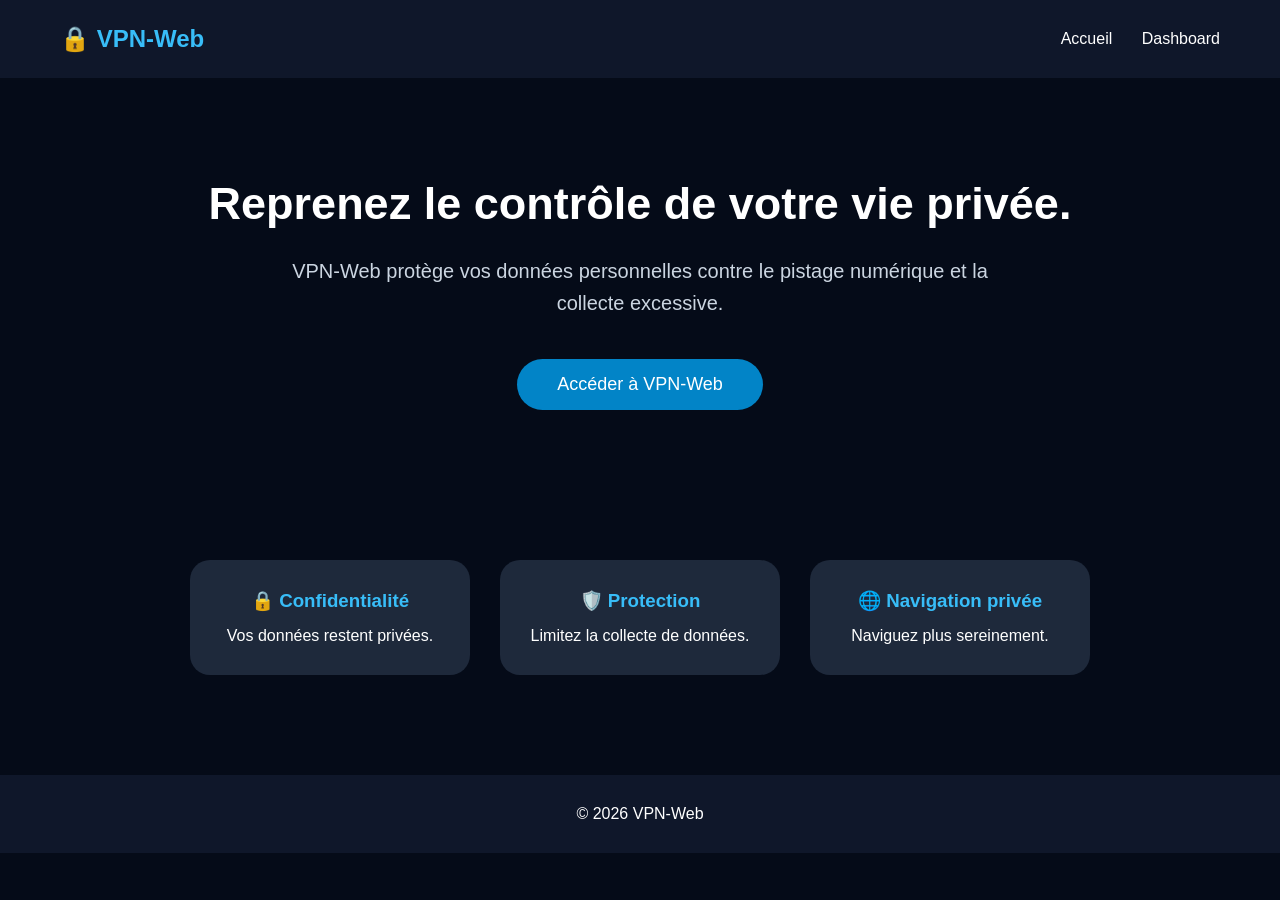
<file: index.html>
<!DOCTYPE html>
<html lang="fr">

<head>
<meta charset="UTF-8">
<meta name="viewport" content="width=device-width, initial-scale=1.0">

<title>VPN-Web | Protection en ligne</title>

<link rel="stylesheet" href="style.css">

</head>

<body>

<nav>

<h1>🔒 VPN-Web</h1>

<div>
<a href="index.html">Accueil</a>
<a href="dashboard.html">Dashboard</a>
</div>

</nav>


<section class="hero">

<h2>Reprenez le contrôle de votre vie privée.</h2>

<p>
VPN-Web protège vos données personnelles
contre le pistage numérique et la collecte excessive.
</p>

<a href="dashboard.html">
<button>
Accéder à VPN-Web
</button>
</a>

</section>



<section class="features">

<div class="card">
<h3>🔒 Confidentialité</h3>
<p>
Vos données restent privées.
</p>
</div>


<div class="card">
<h3>🛡️ Protection</h3>
<p>
Limitez la collecte de données.
</p>
</div>


<div class="card">
<h3>🌐 Navigation privée</h3>
<p>
Naviguez plus sereinement.
</p>
</div>

</section>



<footer>

<p>
© 2026 VPN-Web
</p>

</footer>


<script src="script.js"></script>

</body>

</html>
</file>
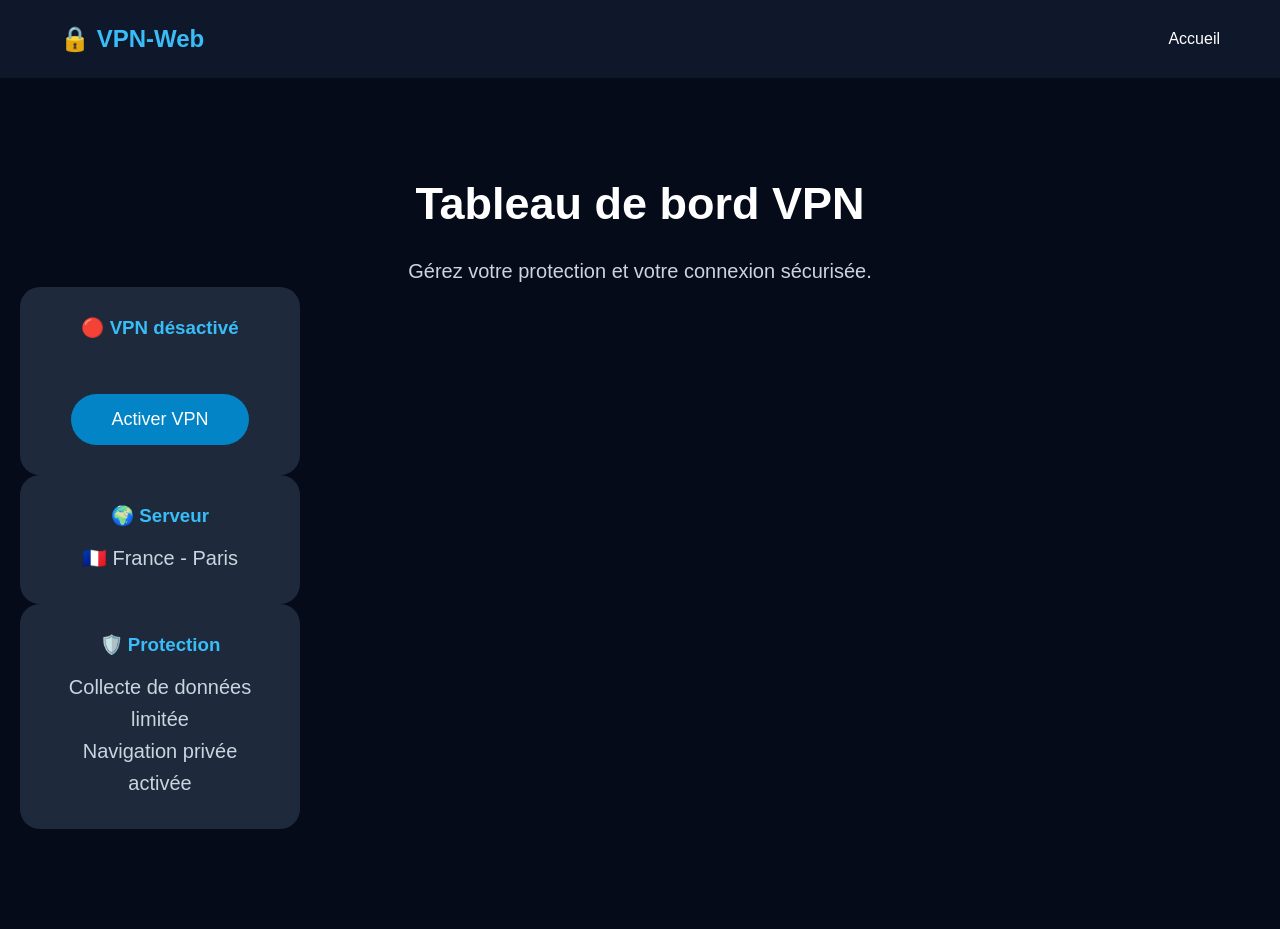
<file: dashboard.html>
<!DOCTYPE html>
<html lang="fr">

<head>

<meta charset="UTF-8">
<meta name="viewport" content="width=device-width, initial-scale=1.0">

<title>VPN-Web Dashboard</title>

<link rel="stylesheet" href="style.css">

</head>


<body>


<nav>

<h1>🔒 VPN-Web</h1>

<div>
<a href="index.html">Accueil</a>
</div>

</nav>



<section class="hero">


<h2>Tableau de bord VPN</h2>

<p>
Gérez votre protection et votre connexion sécurisée.
</p>


<div class="card">

<h3 id="etat">
🔴 VPN désactivé
</h3>


<button id="vpnButton">
Activer VPN
</button>


</div>


<div class="card">

<h3>🌍 Serveur</h3>

<p>
🇫🇷 France - Paris
</p>

</div>



<div class="card">

<h3>🛡️ Protection</h3>

<p>
Collecte de données limitée
</p>

<p>
Navigation privée activée
</p>

</div>


</section>



<script src="script.js"></script>


</body>

</html>
</file>
<file: style.css>
* {
    margin: 0;
    padding: 0;
    box-sizing: border-box;
}


body {
    font-family: Arial, sans-serif;
    background: #050b18;
    color: white;
}


/* MENU */

nav {
    display: flex;
    justify-content: space-between;
    align-items: center;
    padding: 25px 60px;
    background: #0f172a;
}


nav h1 {
    color: #38bdf8;
}


nav a {
    color: white;
    text-decoration: none;
    margin-left: 25px;
}


nav a:hover {
    color: #38bdf8;
}


/* ACCUEIL */

.hero {
    text-align: center;
    padding: 100px 20px;
}


.hero h2 {
    font-size: 45px;
    margin-bottom: 25px;
}


.hero p {
    font-size: 20px;
    color: #cbd5e1;
    max-width: 700px;
    margin: auto;
    line-height: 1.6;
}


/* BOUTON */

button {
    margin-top: 40px;
    padding: 15px 40px;
    border: none;
    border-radius: 30px;
    background: #0284c7;
    color: white;
    font-size: 18px;
    cursor: pointer;
}


button:hover {
    background: #0369a1;
}


/* CARTES */

.features {
    display: flex;
    justify-content: center;
    gap: 30px;
    padding: 50px 20px;
    flex-wrap: wrap;
}


.card {
    background: #1e293b;
    width: 280px;
    padding: 30px;
    border-radius: 20px;
    text-align: center;
}


.card h3 {
    color: #38bdf8;
    margin-bottom: 15px;
}


/* FOOTER */

footer {
    text-align: center;
    padding: 30px;
    background: #0f172a;
    margin-top: 50px;
}
</file>
